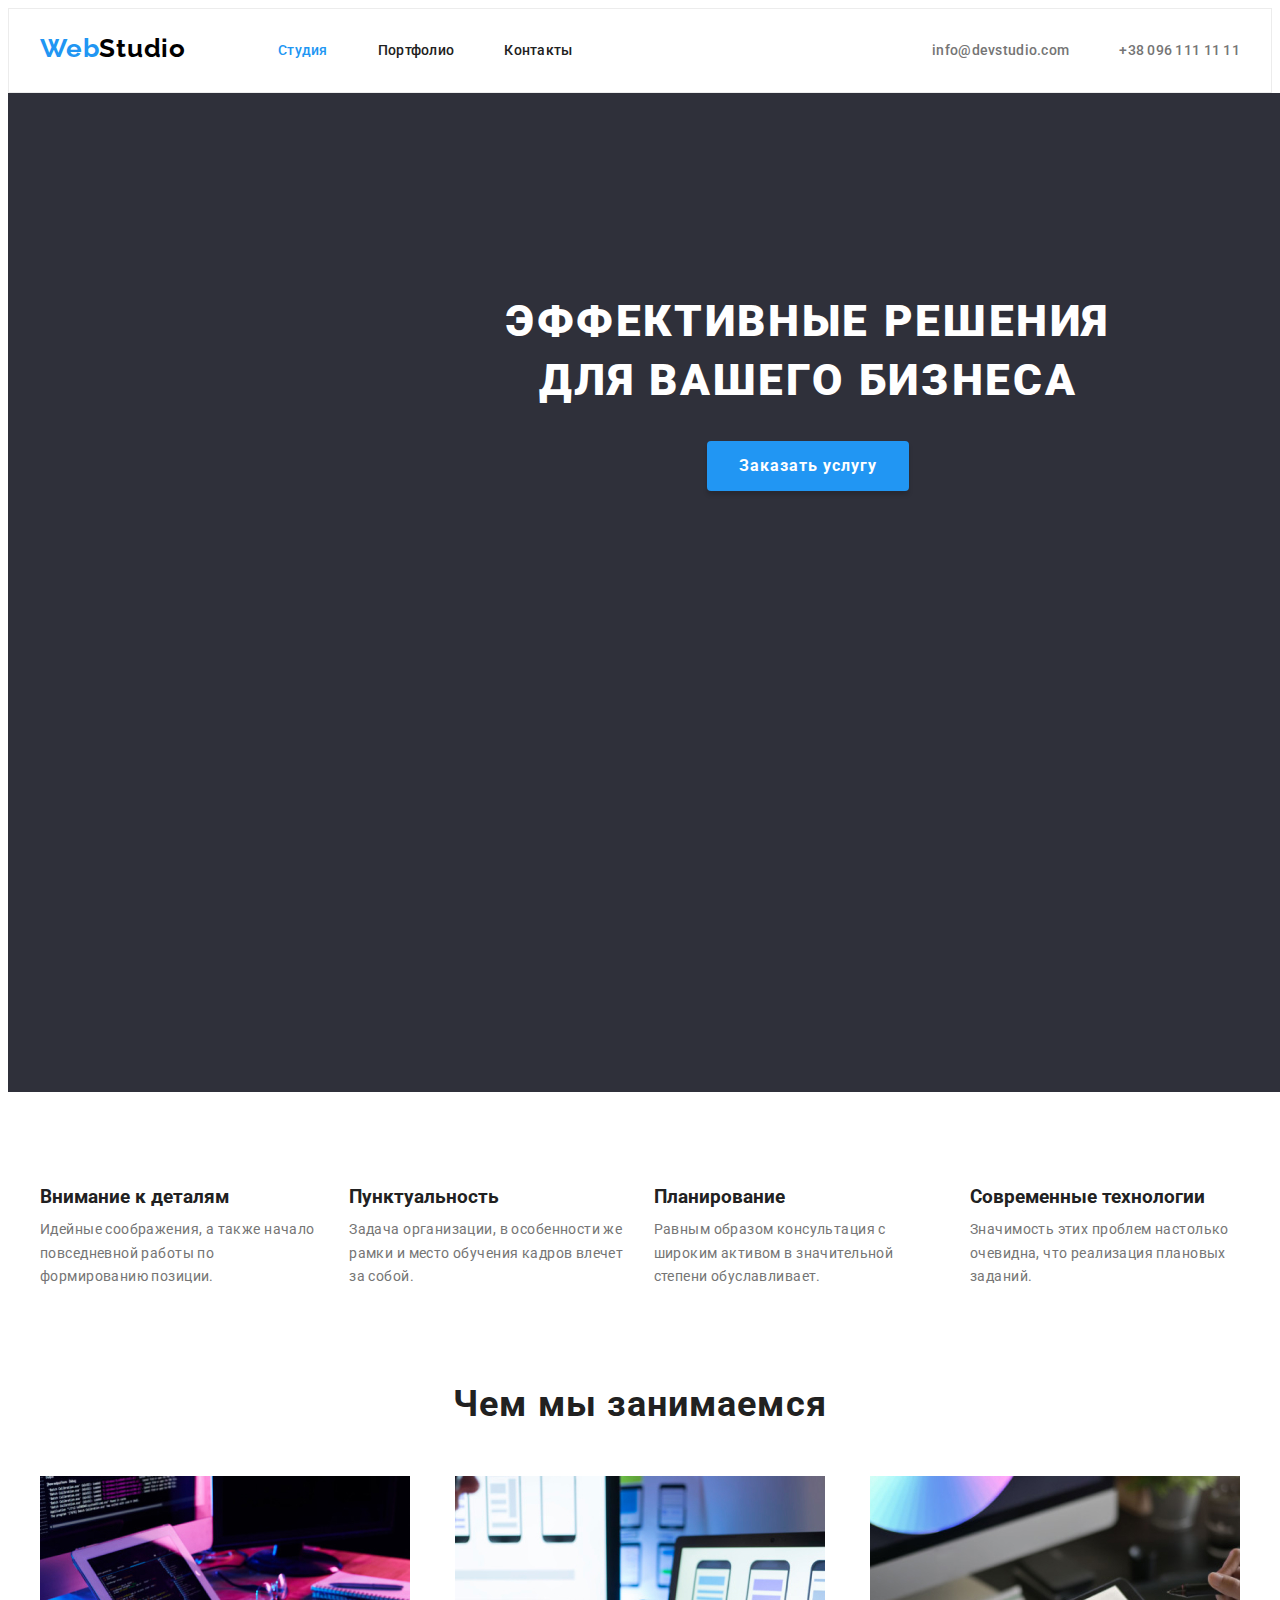
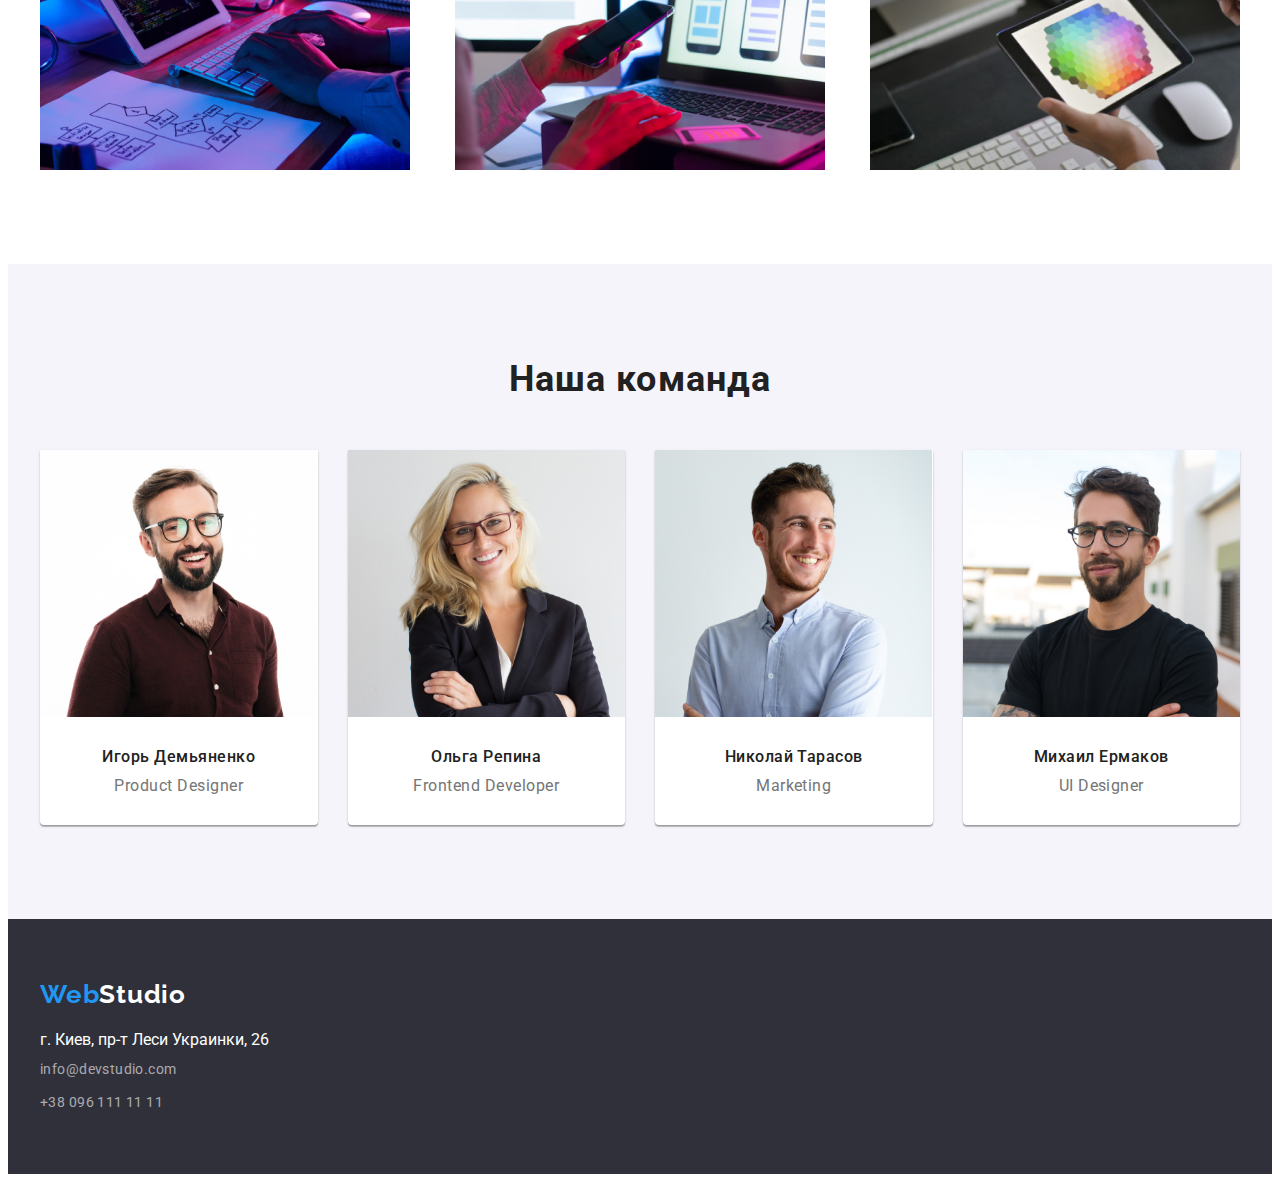
<file: index.html>
<!DOCTYPE html>
<html lang="ru">
<head>
    <meta charset="UTF-8">
    <meta http-equiv="X-UA-Compatible" content="IE=edge">
    <meta name="viewport" content="width=device-width, initial-scale=1.0">
    <title>Web Studio</title>
    <link 
    rel="stylesheet" href="https://cdnjs.cloudflare.com/ajax/libs/modern-normalize/1.0.0/modern-normalize.min.css"
        integrity="sha512-ISS7cAi1PEhQ8jnbJpJZMd29NlhNj4AWYyLOSp2CE/CsHxTCu+r+t0D2yoJudVrd0/8fTVPUVDzY5Tvli75u/g=="
        crossorigin="anonymous" />
    <link 
        rel="preconnect" href="https://fonts.gstatic.com">
    <link 
        href="https://fonts.googleapis.com/css2?family=Raleway:wght@700&family=Roboto:wght@400;500;700;900&display=swap"
        rel="stylesheet">
    <link rel="stylesheet" href="./css/styles.css">
</head>
<body>
    <!-- header section -->
    <header class="header">
        <div class="header-wrepper container">
            <nav class="navigation">
                <a class="logo-header logo link" id="top-logo" lang="en" href="#top-logo">Web<span class="top-logo">Studio</span></a>
                <ul class="navigation-list list">
                    <li class="navigation-list-item">
                        <a class="navigation-link link current" href="index.html">Студия</a>
                    </li>
                    <li class="navigation-list-item">
                        <a  class="navigation-link link" href="portfolio.html">Портфолио</a>
                    </li>
                    <li class="navigation-list-item">
                        <a  class="navigation-link link" href="">Контакты</a>
                    </li>
                </ul>
            </nav>
            
            <ul class="address-list-header list">
                <li class="contacts-list-item">
                    <a class="contacts-link link" href="mailto:info@devstudio.com">info@devstudio.com</a>
                </li>
                <li class="contacts-list-item">
                    <a class="contacts-link link" href="tel:+380961111111">+38 096 111 11 11</a>
                </li>
            </ul>
        </div>
    </header>

    <main>
        <!--section hero-->
        <section class="hero-section">
            <div class="container">
                <h1 class="hero-title">Эффективные решения для вашего бизнеса</h1>
                <button class="modal-btn" type="button">Заказать услугу</button>
            </div>
        </section>

        <!--section features-->
        <section class="features">
            <div class="container">
                <h2 class="visually-hidden">Наши преимущества</h2>
                <ul class="features-list list">
                    <li class="features_list_item">
                        <h3 class="features-title">Внимание к деталям</h3>
                        <p class="features-description">Идейные соображения, а также начало повседневной работы по формированию позиции.</p>
                    </li>
                    <li class="features_list_item">
                        <h3 class="features-title">Пунктуальность</h3>
                        <p class="features-description">Задача организации, в особенности же рамки и место обучения кадров влечет за собой.</p>
                    </li>
                    <li class="features_list_item">
                        <h3 class="features-title">Планирование</h3>
                        <p class="features-description">Равным образом консультация с широким активом в значительной степени обуславливает.</p>
                    </li>
                    <li class="features_list_item">
                        <h3 class="features-title">Современные технологии</h3>
                        <p class="features-description">Значимость этих проблем настолько очевидна, что реализация плановых заданий.</p>
                    </li>
                </ul>
            </div>
        </section>

        <!--section our possibilities-->
        <section class="our-possabilities">
            <div class="container">
                <h2 class="sections-title">Чем мы занимаемся</h2>
                <ul class="possibilities-list list">
                    <li class="possibilities-list-item">
                        <img class="possibilities-list-img" src="./img/our-passibilities/coding.jpg" alt="написание кода">
                    </li>
                    <li class="possibilities-list-item">
                        <img class="possibilities-list-img" src="./img/our-passibilities/design.jpg" alt="создание интерфейса">
                    </li>
                    <li class="possibilities-list-item">
                        <img class="possibilities-list-img" src="./img/our-passibilities/ui-ux-designe.jpg" alt="дизайн сайта">
                    </li>
                </ul>
            </div>
        </section>
        
        <!--section our team-->
        <section class="our-team">
            <div class="container">
                <h2 class="team-title sections-title">Наша команда</h2>
                <ul class="our-team-list list">
                    <li class="team-list-item">
                        <img class="team-list-img" src="./img/team-members/prodact-designer.jpg" alt="prodact designer">
                        <div class="team-list-descriprion">
                            <h3 class="members-name">Игорь Демьяненко</h3>
                            <p class="members-position" lang="en">Product Designer</p>
                        </div>
                    </li>
                    <li class="team-list-item">
                        <img class="team-list-img" src="./img/team-members/fronend-developer.jpg" alt="fronend developer">
                         <div class="team-list-descriprion">
                            <h3 class="members-name">Ольга Репина</h3>
                            <p class="members-position" lang="en">Frontend Developer</p>
                        </div>
                    </li>
                    <li class="team-list-item">
                        <img class="team-list-img" src="./img/team-members/marketing.jpg" alt="marketing">
                        <div class="team-list-descriprion">
                            <h3 class="members-name">Николай Тарасов</h3>
                            <p class="members-position" lang="en">Marketing</p>
                        </div>
                    </li>
                    <li class="team-list-item">
                        <img class="team-list-img" src="./img/team-members/ui-designer.jpg" alt="UI designer">
                        <div class="team-list-descriprion">
                            <h3 class="members-name">Михаил Ермаков</h3>
                            <p class="members-position" lang="en">UI Designer</p>
                        </div>
                    </li>
                </ul>
            </div>
        </section>
    </main>

    <!-- footer section -->
    <footer class="footer">
        <div class="container">
            <a class="logo-footer logo link"  lang="en" href="#top-logo">Web<span class="bottom-logo">Studio</span></a>
            <address class="address">
                <ul class="list">
                    <li class="address-list-item">
                        <a class="footer-link-location link" href="">г. Киев, пр-т Леси Украинки, 26</a>
                    </li>
                    <li class="address-list-item">
                        <a class="footer-link-address link" href="mailto:info@devstudio.com">info@devstudio.com</a>
                    </li>
                    <li class="address-list-item">
                        <a class="footer-link-address link" href="tel:+380961111111">+38 096 111 11 11</a>
                    </li>
                </ul>
            </address>
        </div>
    </footer>
</body>
</html>
</file>
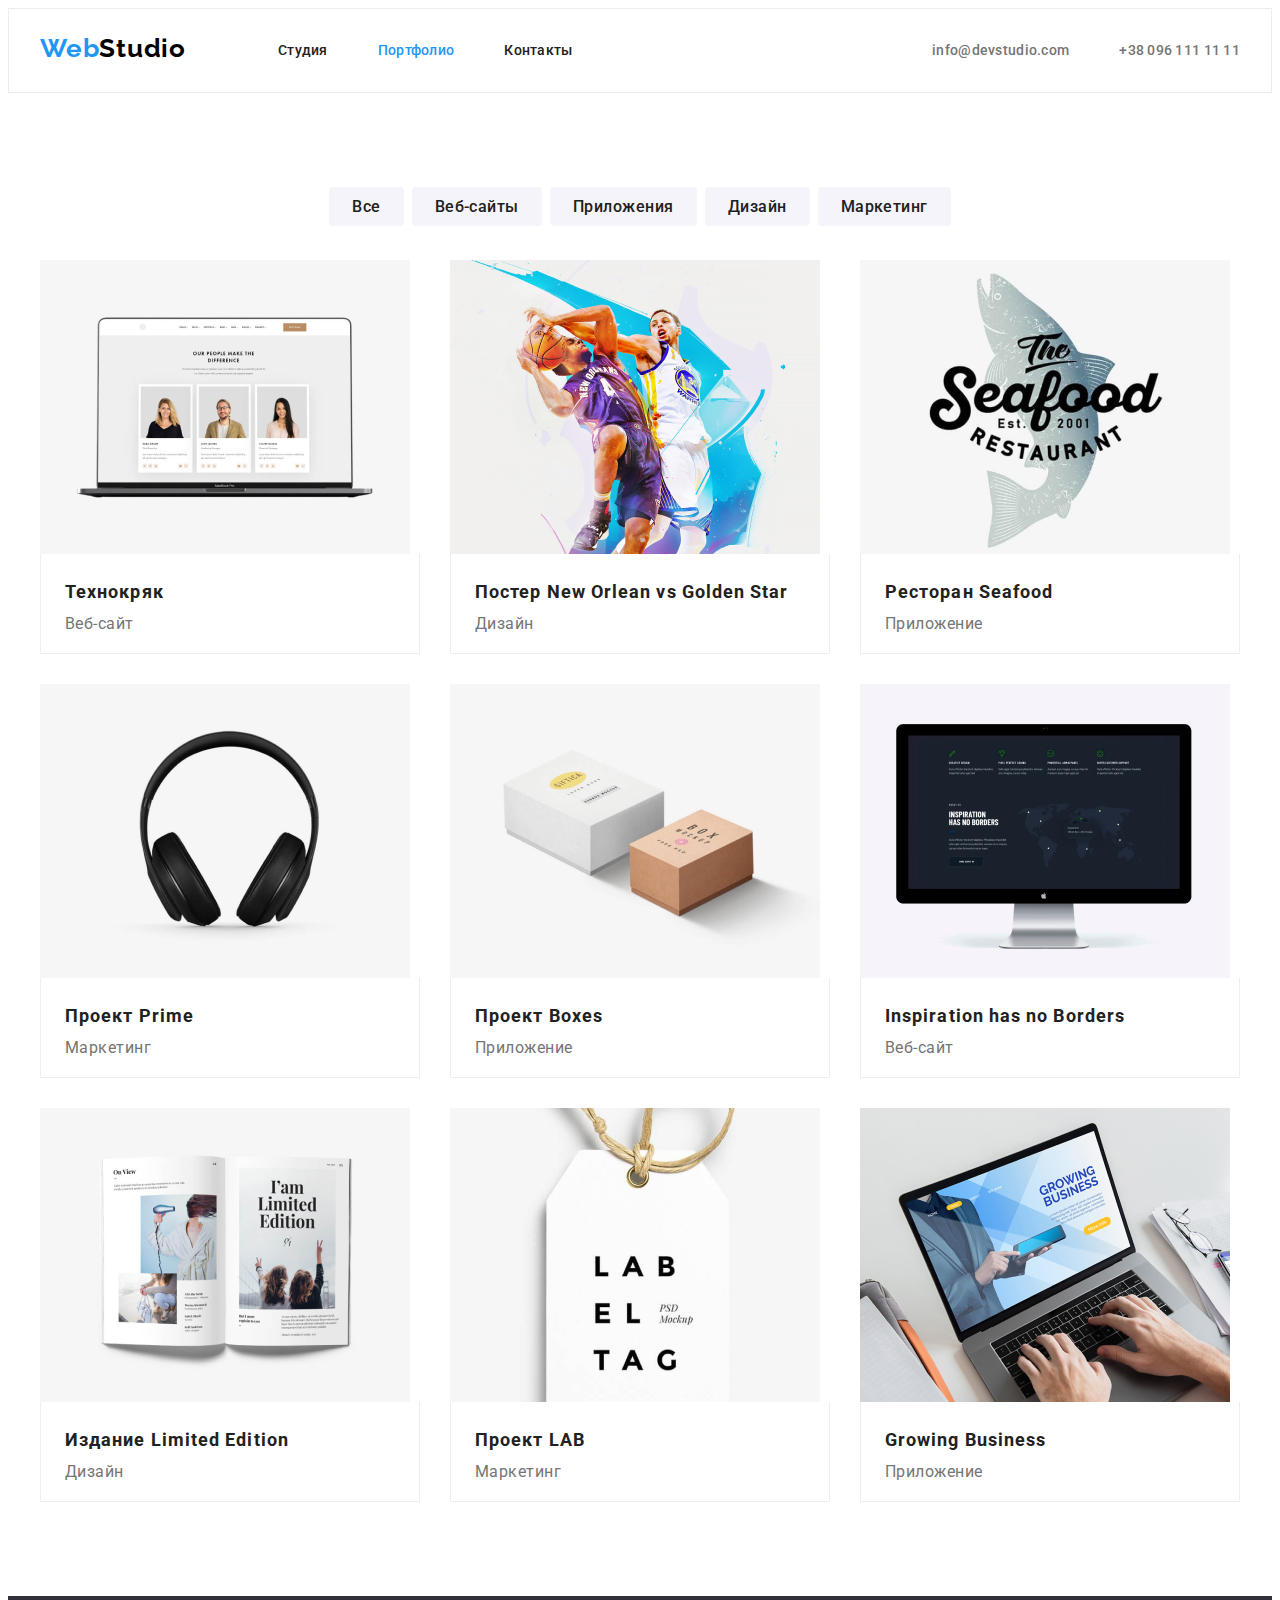
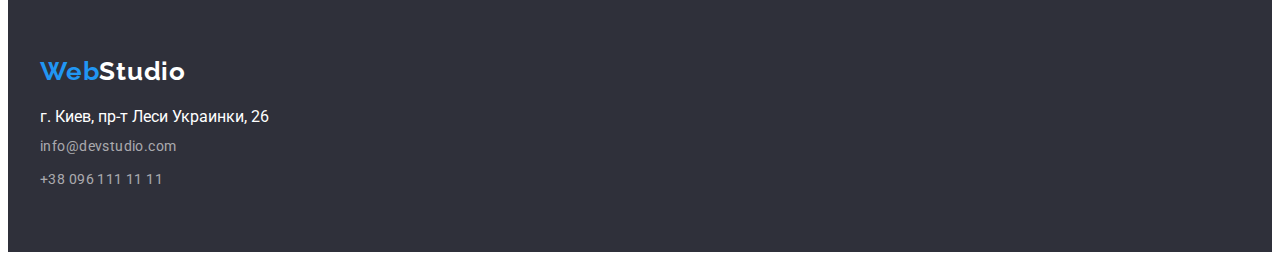
<file: portfolio.html>
<!DOCTYPE html>
<html lang="ru">

    <head>
        <meta charset="UTF-8">
        <meta http-equiv="X-UA-Compatible" content="IE=edge">
        <meta name="viewport" content="width=device-width, initial-scale=1.0">
        <title>Portfolio</title>
        <link 
            rel="stylesheet" href="https://cdnjs.cloudflare.com/ajax/libs/modern-normalize/1.0.0/modern-normalize.min.css"
            integrity="sha512-ISS7cAi1PEhQ8jnbJpJZMd29NlhNj4AWYyLOSp2CE/CsHxTCu+r+t0D2yoJudVrd0/8fTVPUVDzY5Tvli75u/g=="
            crossorigin="anonymous" />
        <link rel="preconnect" href="https://fonts.gstatic.com">
        <link
            href="https://fonts.googleapis.com/css2?family=Raleway:wght@700&family=Roboto:wght@400;500;700;900&display=swap"
            rel="stylesheet">
        <link rel="stylesheet" href="./css/styles.css">
    </head>

    <body>
        <!-- header section -->
        <header class="header">
            <div class="header-wrepper container">
                <nav class="navigation">
                    <a class="logo-header logo link" id="top-logo" lang="en" href="#top-logo">Web<span
                            class="top-logo">Studio</span></a>
                    <ul class="navigation-list list">
                        <li class="navigation-list-item">
                            <a class="navigation-link link " href="index.html">Студия</a>
                        </li>
                        <li class="navigation-list-item">
                            <a class="navigation-link link current" href="portfolio.html">Портфолио</a>
                        </li>
                        <li class="navigation-list-item">
                            <a class="navigation-link link" href="">Контакты</a>
                        </li>
                    </ul>
                </nav>
        
                <ul class="address-list-header list">
                    <li class="contacts-list-item">
                        <a class="contacts-link link" href="mailto:info@devstudio.com">info@devstudio.com</a>
                    </li>
                    <li class="contacts-list-item">
                        <a class="contacts-link link" href="tel:+380961111111">+38 096 111 11 11</a>
                    </li>
                </ul>
            </div>
        </header>

        <main>
            <!-- portfolio navigation -->
            <section class="portfolio-main">
                <div class="container">
                    <h1 class="visually-hidden">Portfolio-projects</h1>
                    <ul class="list list-portfolio">
                        <li class="portfolio-list-item">
                            <button class="btm-portfolio" type="button">Все</button>
                        </li>
                        <li class="portfolio-list-item">
                            <button class="btm-portfolio" type="button">Веб-сайты</button>
                        </li>
                        <li class="portfolio-list-item">
                            <button class="btm-portfolio" type="button">Приложения</button>
                        </li>
                        <li class="portfolio-list-item">
                            <button class="btm-portfolio" type="button">Дизайн</uotton>
                        </li>
                        <li class="portfolio-list-item">
                            <button class="btm-portfolio" type="button">Маркетинг</button>
                        </li>
                    </ul>              
            
                    <!-- Projects  -->
                    <ul class="projects-set list">
                        <li class="progect-list-item">
                            <a class="project-link link" href="">
                                <img class="project-img" src="./img/portfolio/site.jpg" alt="Веб-сайт">
                                <div class="project-description">
                                    <h2 class="link progect-title">Технокряк</h2>
                                    <p class="progect-type link">Веб-сайт</p>
                                </div>                                   
                            </a>
                        </li>

                        <li class="progect-list-item">
                            <a class="project-link link" href="">
                                <img class="project-img" src="./img/portfolio/poster.jpg" alt="Постер">
                                <div class="project-description">
                                    <h2 class="progect-title">Постер New Orlean vs Golden Star</h2>
                                    <p class="progect-type">Дизайн</p>
                                </div>                                   
                            </a>
                        </li>

                        <li class="progect-list-item">
                            <a class="project-link link" href="">
                                <img class="project-img" src="./img/portfolio/restoran.jpg" alt="Ресторан">
                                <div class="project-description">
                                    <h2 class="progect-title"> Ресторан Seafood</h2>
                                    <p class="progect-type">Приложение</p>
                                </div>
                            </a>
                        </li>

                        <li class="progect-list-item">
                            <a class="project-link link" href="">
                                <img class="project-img" src="./img/portfolio/prime.jpg" alt="Проект Prime">
                                    <div class="project-description">
                                        <h2 class="progect-title">Проект Prime</h2>
                                        <p class="progect-type">Маркетинг</p>
                                    </div>
                            </a>
                        </li>

                        <li class="progect-list-item">
                            <a class="project-link link" href="">
                                <img class="project-img" src="./img/portfolio/boxes.jpg" alt="Проект Boxes">
                                <div class="project-description">
                                    <h2 class="progect-title">Проект Boxes</h2>
                                    <p class="progect-type">Приложение</p>
                                </div>
                            </a>
                        </li>

                        <li class="progect-list-item">
                            <a class="project-link link" href="">
                                <img class="project-img" src="./img/portfolio/insparation.jpg" alt="Веб-сайт">
                                <div class="project-description">
                                    <h2 class="progect-title">Inspiration has no Borders</h2>
                                    <p class="progect-type">Веб-сайт</p>
                                </div>
                            </a>
                        </li>

                        <li class="progect-list-item">
                            <a class="project-link link" href="">
                                <img class="project-img" src="./img/portfolio/book.jpg" alt="Дизайн издания">
                                <div class="project-description">
                                    <h2 class="progect-title">Издание Limited Edition</h2>
                                    <p class="progect-type">Дизайн</p>
                                </div>
                            </a>
                        </li>

                        <li class="progect-list-item">
                            <a class="project-link link" href="">
                                <img class="project-img" src="./img/portfolio/lab.jpg" alt="Проект LAB">
                                <div class="project-description">
                                    <h2 class="progect-title">Проект LAB</h2>
                                    <p class="progect-type">Маркетинг</p>
                                </div>
                            </a>
                        </li>
                        
                        <li class="progect-list-item">
                            <a class="project-link link" href="">
                                <img class="project-img" src="./img/portfolio/business.jpg" alt="Приложение Growing Business">
                                <div class="project-description">
                                    <h2 class="progect-title" lang="en">Growing Business</h2>
                                    <p class="progect-type">Приложение</p>
                                </div>
                            </a>
                        </li>
                    </ul>
                </div>                
            </section>
        </main>

        <!-- footer section -->
        <footer class="footer">
            <div class="container">
                <a class="logo-footer logo link" lang="en" href="#top-logo">Web<span class="bottom-logo">Studio</span></a>
                <address class="address">
                    <ul class="list">
                        <li class="address-list-item">
                            <a class="footer-link-location link" href="">г. Киев, пр-т Леси Украинки, 26</a>
                        </li>
                        <li class="address-list-item">
                            <a class="footer-link-address link" href="mailto:info@devstudio.com">info@devstudio.com</a>
                        </li>
                        <li class="address-list-item">
                            <a class="footer-link-address link" href="tel:+380961111111">+38 096 111 11 11</a>
                        </li>
                    </ul>
                </address>
            </div>
        </footer>
    </body>
</html>
</file>
<file: css/styles.css>
/*===============MAIN STYLES CSS======================*/
:root {
  --main-font: "Roboto", sans-serif;
  --secondary-font: "Raleway", sans-serif;
  --accent-color: #2196f3;
  --accent-color-text: #fff;
  --main-color: #212121;
  --description-color: #757575;
  --sections-backgroud-color: #2f303a;
  --btn-background-portfolio: #f5f4fa;
  --footer-link: rgba(255, 255, 255, 0.6);
  --logo-top-color: #000;
  --modal-hover-color: #188ce8;
  --border-color-projects: #eeeeee;
  --header-border-color: #ececec;
}

h1,
h2,
h3,
h4,
h5,
h6,
p {
  margin: 0;
  padding: 0;
}

ul,
ol {
  margin: 0;
  padding: 0;
}

img {
  display: block;
  max-width: 100%;
  height: auto;
}

.link {
  text-decoration: none;
}

.list {
  list-style: none;
  font-style: normal;
}

.address {
  font-style: normal;
}

.hidden {
  display: none;
}

body {
  font-family: var(--main-font);
  color: var(--main-color);
}

.sections-title {
  font-weight: 700;
  font-size: 36px;
  line-height: 1.17;
  text-align: center;
  letter-spacing: 0.03em;
  color: var(--main-color);
  margin-bottom: 50px;
}

.current {
  color: var(--accent-color);
}
/*==============END MAIN STYLES CSS======================*/

/* CONTAINER */
.container {
  width: 1200px;
  padding-left: 15px;
  padding-right: 15px;
  margin-left: auto;
  margin-right: auto;
}

/* Visually Hidden */
.visually-hidden {
  position: absolute !important;
  clip: rect(1px 1px 1px 1px); /* IE6, IE7 */
  clip: rect(1px, 1px, 1px, 1px);
  padding: 0 !important;
  border: 0 !important;
  height: 1px !important;
  width: 1px !important;
  overflow: hidden;
}

/*===============HEADER======================*/
.header {
  border: 1px solid var(--header-border-color);
}

.header-wrepper {
  display: flex;
  align-items: center;
}

.logo-header {
  display: block;
  padding-top: 24px;
  padding-bottom: 25px;
  padding-right: 92px;
}

.logo {
  font-family: var(--secondary-font);
  font-weight: 700;
  font-size: 26px;
  line-height: 1.19;
  letter-spacing: 0.03em;
  color: var(--accent-color);
}

.navigation {
  display: flex;
}

.navigation-list-item:not(:last-child) {
  margin-right: 50px;
}

.navigation-list {
  display: flex;
}

.address-list-header {
  display: flex;
  margin-left: auto;
}

.top-logo {
  color: var(--logo-top-color);
}

.navigation-link {
  display: block;
  padding-top: 32px;
  padding-bottom: 32px;
  font-weight: 500;
  font-size: 14px;
  line-height: 1.33;
  letter-spacing: 0.02em;
  color: var(--main-color);
}

.contacts-list-item:not(:last-child) {
  margin-right: 50px;
}

.navigation-link:hover,
.navigation-link:focus {
  color: var(--accent-color);
}

.contacts-link {
  display: block;
  font-weight: 500;
  font-size: 14px;
  line-height: 1.33;
  letter-spacing: 0.02em;
  color: var(--description-color);
  padding-top: 32px;
  padding-bottom: 32px;
}

.contacts-link:hover,
.contacts-link:focus {
  color: var(--accent-color);
}

/*===============END HEADER======================*/

/*===============HERO======================*/
.hero-section {
  background-color: var(--sections-backgroud-color);
  min-height: 600px;
  width: 1600px;
  padding-top: 199px;
  padding-bottom: 200px;
  margin-right: auto;
  margin-left: auto;
  text-align: center;
}
.hero-title {
  margin: auto;
  max-width: 696px;
  text-align: center;
  margin-bottom: 30px;
  font-weight: 900;
  font-size: 44px;
  line-height: 1.36;
  letter-spacing: 0.06em;
  text-transform: uppercase;
  color: var(--accent-color-text);
}

.modal-btn {
  display: inline-block;
  min-width: 200px;
  min-height: 50px;
  font-family: inherit;
  font-weight: 700;
  font-size: 16px;
  line-height: 1.88;
  letter-spacing: 0.06em;
  box-shadow: 0px 4px 4px rgba(0, 0, 0, 0.15);
  border-radius: 4px;
  color: var(--accent-color-text);
  background-color: var(--accent-color);
  min-width: 200px;
  min-height: 50px;
  border: 0 solid transparent;
  padding: 10px 32px;
  text-align: center;
}

.modal-btn:hover,
.modal-btn:focus {
  background-color: var(--modal-hover-color);
  border: 0 solid transparent;
  cursor: pointer;
}

/*===============END HERO======================*/

/*===============FEATURE SECTION==========================*/
.features {
  padding-top: 94px;
  padding-bottom: 94px;
}

.features-list {
  display: flex;
}

.features-title {
  margin-bottom: 10px;
}
.features_list_item:not(:last-child) {
  margin-right: 30px;
}

.features-description {
  font-size: 14px;
  line-height: 1.71;
  letter-spacing: 0.03em;
  color: var(--description-color);
  min-width: 270px;
}
/*===============END FEATURE SECTION======================*/

/*===============SECTION OUR possibilities======================*/
.our-possabilities {
  padding-bottom: 94px;
}
.possibilities-list {
  display: flex;
  justify-content: space-between;
}

.possibilities-list-img:not(:last-child) {
  margin-left: 30px;
}

/*===============END SECTION OUR possibilities======================*/

/*===============SECTION OUR TEAM======================*/
.our-team {
  background-color: var(--btn-background-portfolio);
  padding-top: 94px;
  padding-bottom: 94px;
}

.our-team-list {
  display: flex;
  margin-left: -30px;
}

.team-list-item {
  flex-basis: calc(100% / 4 - 30px);
  margin-left: 30px;
  box-shadow: 0px 1px 3px rgba(0, 0, 0, 0.12), 0px 1px 1px rgba(0, 0, 0, 0.14),
    0px 2px 1px rgba(0, 0, 0, 0.2);
  border-radius: 0px 0px 4px 4px;
  background-color: var(--accent-color-text);
}
.team-list-descriprion {
  padding-top: 30px;
  padding-bottom: 30px;
  text-align: center;
}

.members-name {
  font-weight: 500;
  font-size: 16px;
  line-height: 1.19;
  letter-spacing: 0.03em;
  color: var(--main-color);
  margin-bottom: 10px;
}

.members-position {
  font-size: 16px;
  line-height: 1.19;
  letter-spacing: 0.03em;
  color: var(--description-color);
}
/*===============END SECTION OUR TEAM======================*/

/*==================FOOTER=======================*/

.footer {
  background-color: var(--sections-backgroud-color);
  padding-top: 60px;
  padding-bottom: 60px;
}

.logo-footer {
  display: block;
  margin-bottom: 20px;
}

.bottom-logo {
  color: var(--accent-color-text);
}

.footer-link-location {
  color: var(--accent-color-text);
  margin-bottom: 9px;
}

.footer-link-address {
  color: var(--footer-link);
}

.address-list-item:not(:last-child) {
  margin-bottom: 9px;
}

.footer-link-address {
  font-size: 14px;
  line-height: 1.7;
  letter-spacing: 0.03em;
}
/*===============END FOOTER======================*/

/*==================PORTFOLIO NAVIGATION=======================*/
.portfolio-main {
  padding-top: 94px;
  padding-bottom: 94px;
}

.list-portfolio {
  display: flex;
  justify-content: center;
  margin-bottom: 34px;
}

.btm-portfolio {
  font-family: inherit;
  font-weight: 500;
  font-size: 16px;
  line-height: 1.6;
  text-align: center;
  letter-spacing: 0.03em;
  color: var(--main-color);
  background-color: var(--btn-background-portfolio);
  border-radius: 4px;
  border: 1px solid transparent;
  padding: 6px 22px;
}
.btm-portfolio:hover,
.btm-portfolio:focus {
  color: var(--accent-color-text);
  background-color: var(--accent-color);
  cursor: pointer;
}
.portfolio-list-item:not(:last-child) {
  margin-right: 8px;
}

/*==================END PORTFOLIO NAVIGATION=======================*/

/*==================PORTFOLIO PROJECTS=======================*/

.projects-set {
  display: flex;
  flex-wrap: wrap;
  margin-left: -30px;
  margin-top: -30px;
}

.progect-list-item {
  flex-basis: calc(100% / 3 - 30px);
  margin-left: 30px;
  margin-top: 30px;
}

.project-description {
  border: 1px solid var(--border-color-projects);
  border-top: none;
  padding: 20px 24px;
}

.progect-title {
  margin-bottom: 4px;
  font-weight: 700;
  font-size: 18px;
  line-height: 2;
  letter-spacing: 0.06em;
  color: var(--main-color);
}

.progect-type {
  font-size: 16px;
  line-height: 2.25x;
  letter-spacing: 0.03em;
  color: var(--description-color);
}
/*==================END PORTFOLIO PROJECTS=======================*/

/*===============COMPONENTS======================*/
.sections-title {
  font-weight: 700;
  font-size: 36px;
  line-height: 1.17;
  text-align: center;
  letter-spacing: 0.03em;
  color: var(--main-color);
  margin-bottom: 50px;
}

.current {
  color: var(--accent-color);
}
/*===============END COMPONENTS======================*/
</file>
